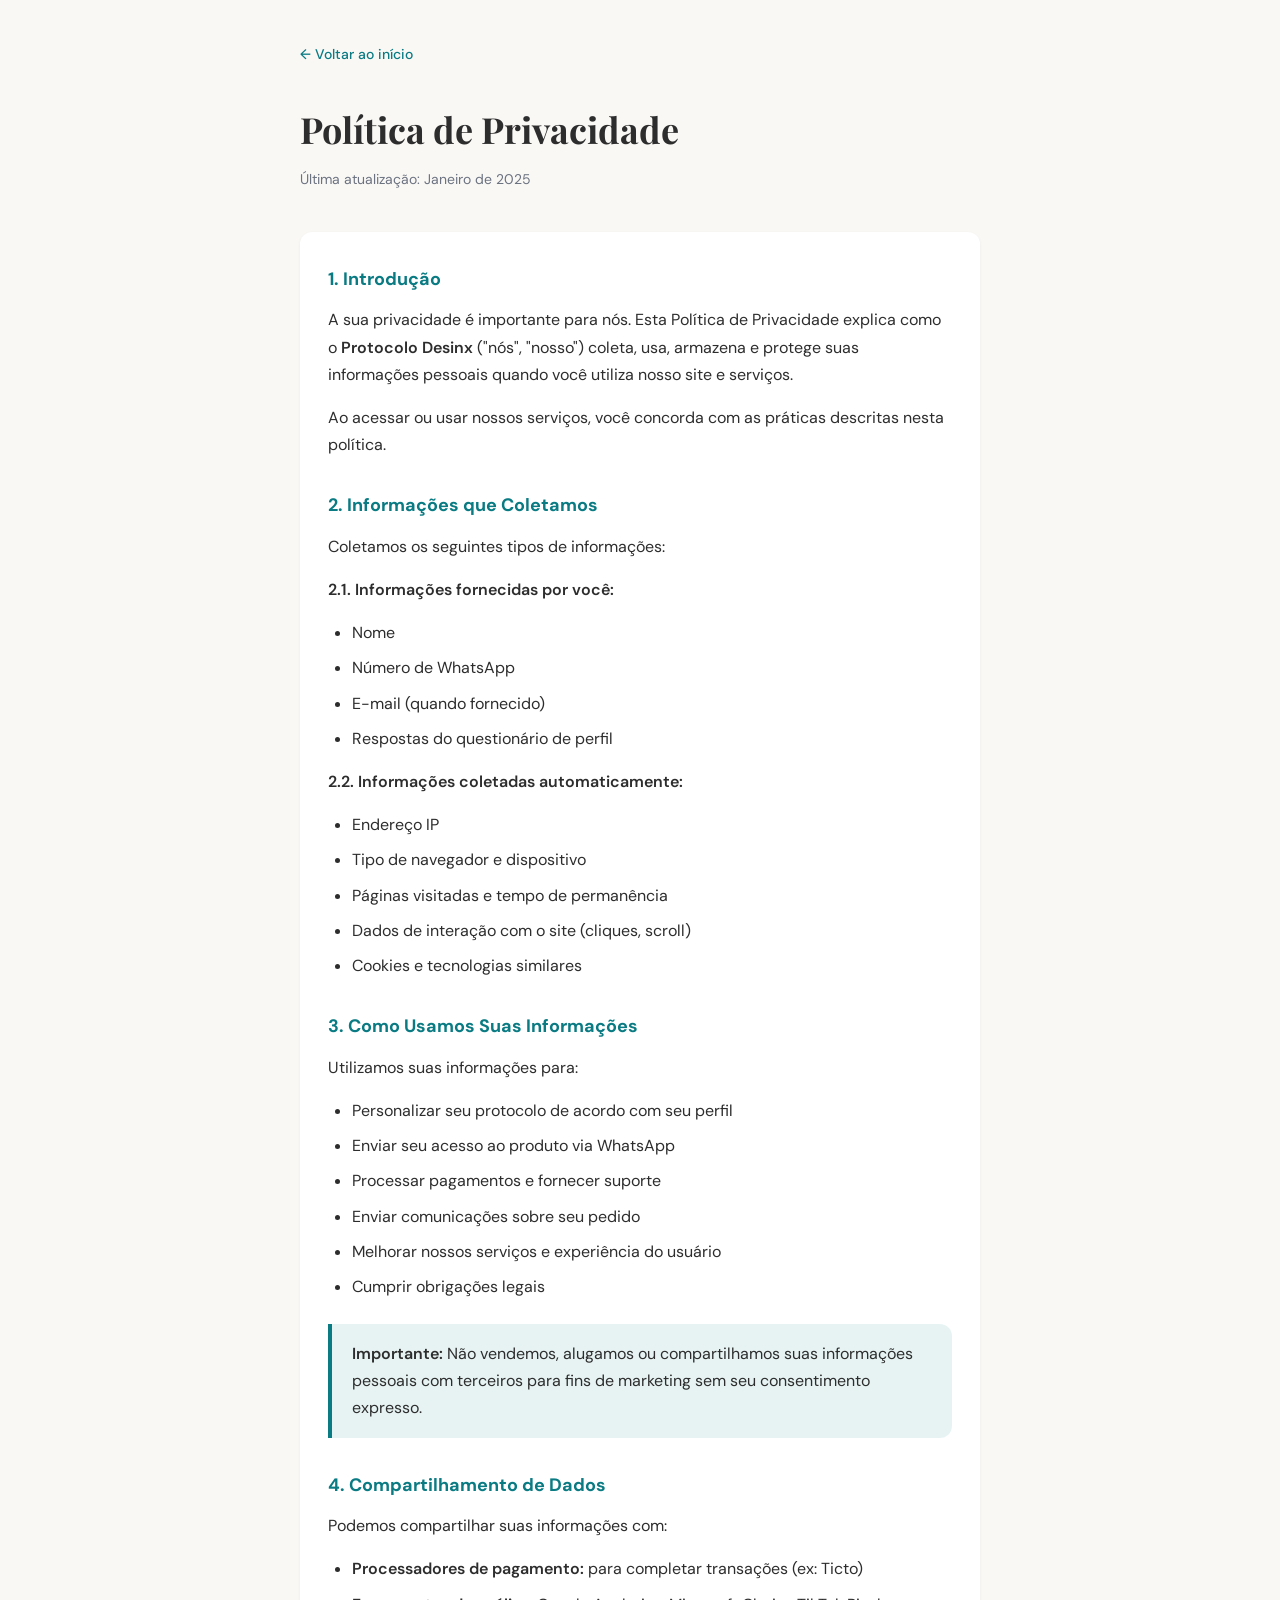
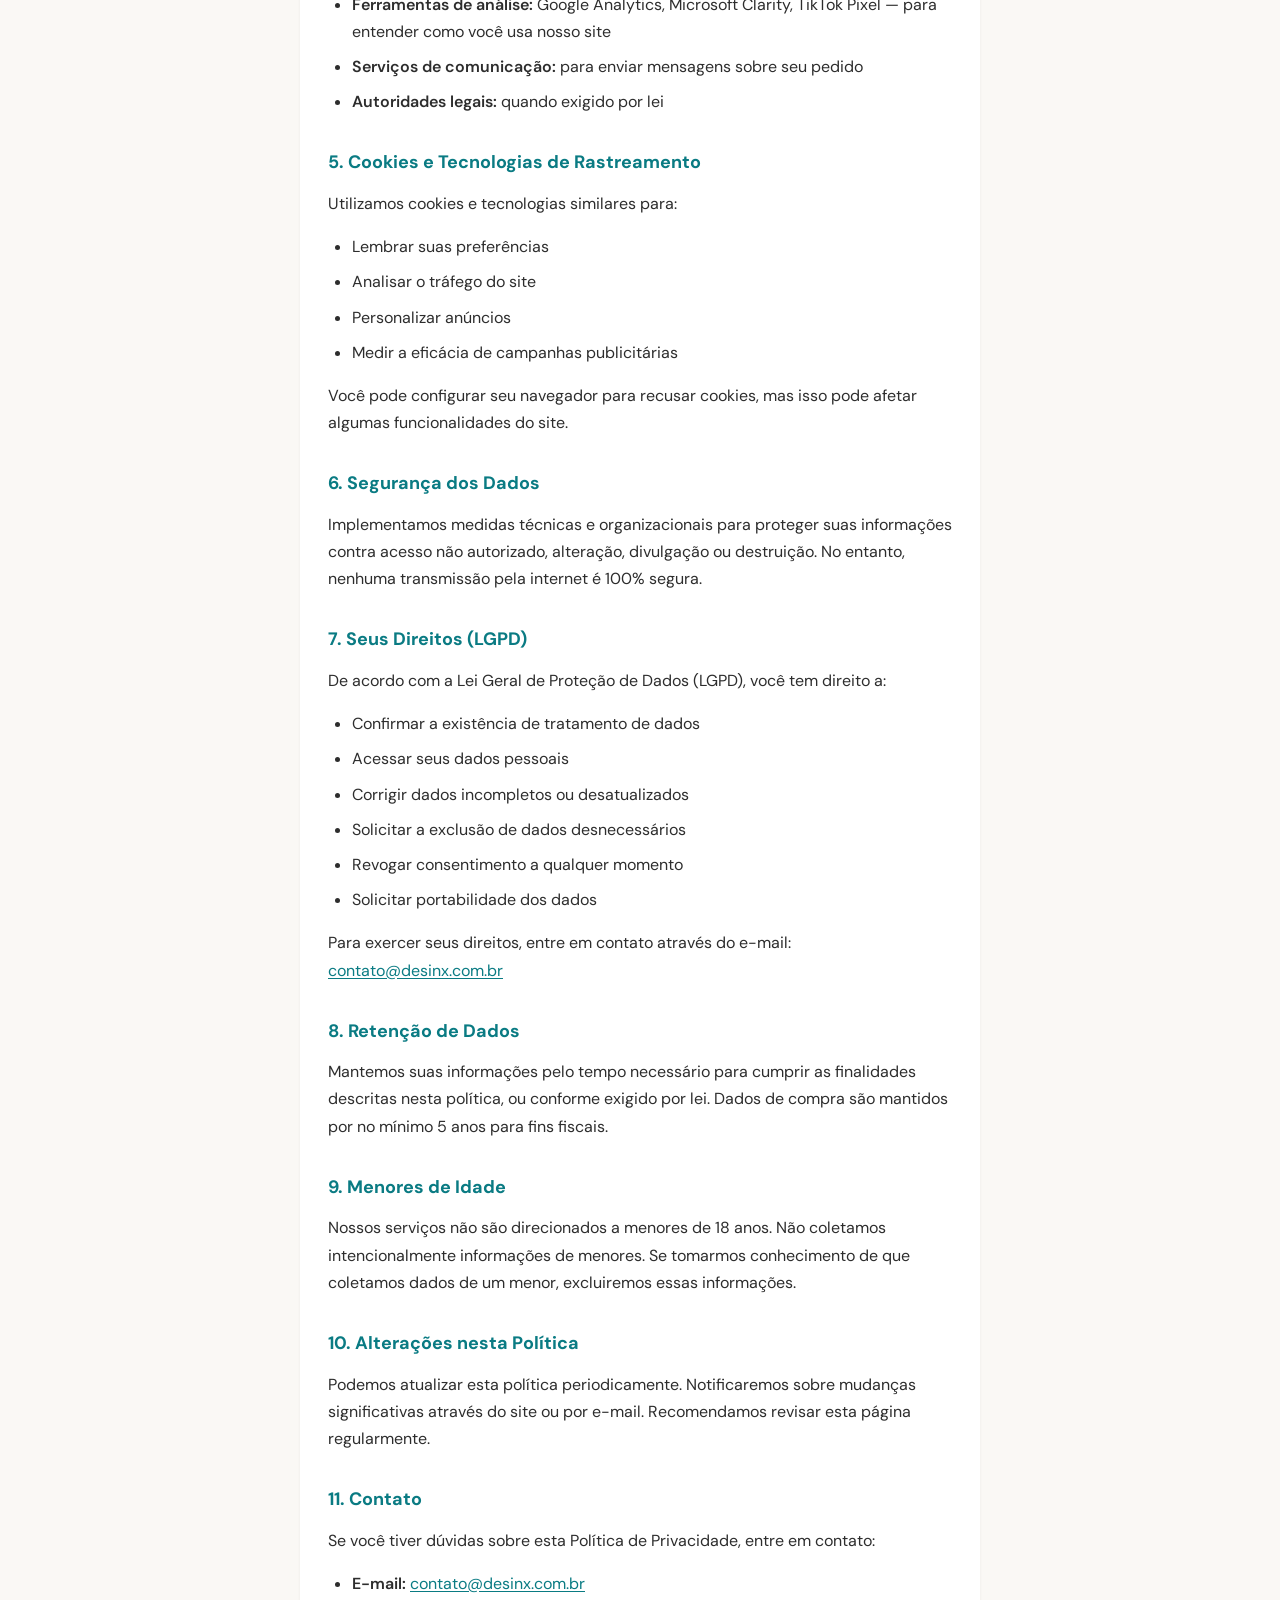
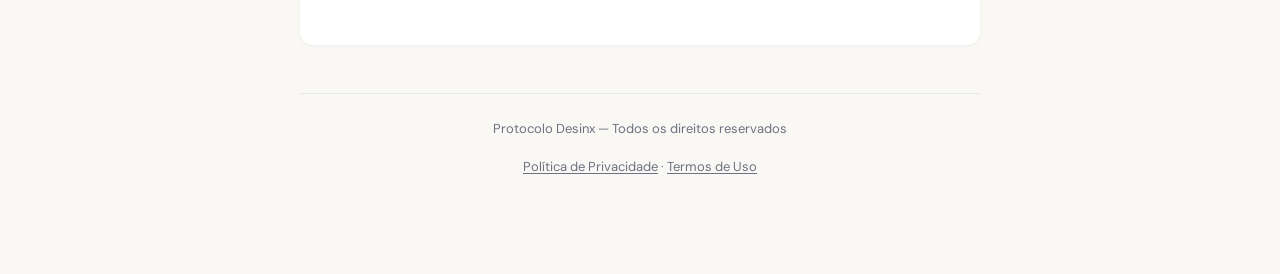
<file: politica.html>
<!DOCTYPE html>
<html lang="pt-BR">
<head>
  <meta charset="UTF-8">
  <meta name="viewport" content="width=device-width, initial-scale=1.0">
  <title>Política de Privacidade — Protocolo Desinx</title>
  <meta name="description" content="Política de Privacidade do Protocolo Desinx. Saiba como coletamos, usamos e protegemos seus dados.">

  <!-- Fonts -->
  <link rel="preconnect" href="https://fonts.googleapis.com">
  <link rel="preconnect" href="https://fonts.gstatic.com" crossorigin>
  <link rel="preload" href="https://fonts.googleapis.com/css2?family=DM+Sans:wght@400;500;600;700&display=swap" as="style" onload="this.onload=null;this.rel='stylesheet'">
  <link rel="preload" href="https://fonts.googleapis.com/css2?family=Playfair+Display:wght@700&display=swap" as="style" onload="this.onload=null;this.rel='stylesheet'">
  <noscript>
    <link rel="stylesheet" href="https://fonts.googleapis.com/css2?family=DM+Sans:wght@400;500;600;700&display=swap">
    <link rel="stylesheet" href="https://fonts.googleapis.com/css2?family=Playfair+Display:wght@700&display=swap">
  </noscript>

  <style>*,*::before,*::after{box-sizing:border-box;margin:0;padding:0}:root{--primary:#0A7B83;--primary-light:#0a7b8318;--accent:#17B8A2;--bg:#FAF8F5;--bg-card:#FFFFFF;--text:#2D2D2D;--text-light:#6B7280;--radius:12px;--shadow-sm:0 1px 3px rgba(0,0,0,0.06);--font-body:'DM Sans',system-ui,sans-serif;--font-display:'Playfair Display',Georgia,serif}html{scroll-behavior:smooth}body{font-family:var(--font-body);background:var(--bg);color:var(--text);line-height:1.7;-webkit-font-smoothing:antialiased}.container{max-width:720px;margin:0 auto;padding:40px 20px 80px}.back-link{display:inline-flex;align-items:center;gap:6px;color:var(--primary);text-decoration:none;font-size:14px;font-weight:500;margin-bottom:32px;transition:opacity 0.2s}.back-link:hover{opacity:0.7}h1{font-family:var(--font-display);font-size:clamp(28px,5vw,36px);font-weight:700;color:var(--text);margin-bottom:8px}.last-update{font-size:14px;color:var(--text-light);margin-bottom:40px}.content{background:var(--bg-card);border-radius:var(--radius);padding:32px 28px;box-shadow:var(--shadow-sm)}h2{font-size:18px;font-weight:700;color:var(--primary);margin-top:32px;margin-bottom:12px}h2:first-child{margin-top:0}p{margin-bottom:16px}ul,ol{margin-bottom:16px;padding-left:24px}li{margin-bottom:8px}strong{font-weight:600}a{color:var(--primary);text-decoration:underline;text-underline-offset:2px}a:hover{text-decoration:none}.highlight-box{background:var(--primary-light);border-left:4px solid var(--primary);padding:16px 20px;border-radius:0 var(--radius) var(--radius) 0;margin:24px 0}.footer-legal{margin-top:48px;padding-top:24px;border-top:1px solid #E5E7EB;text-align:center;font-size:13px;color:var(--text-light)}.footer-legal a{color:var(--text-light)}@media (max-width:640px){.container{padding:24px 16px 60px}.content{padding:24px 20px}}</style>
</head>
<body>

  <div class="container">

    <a href="index.html" class="back-link">← Voltar ao início</a>

    <h1>Política de Privacidade</h1>
    <p class="last-update">Última atualização: Janeiro de 2025</p>

    <div class="content">

      <h2>1. Introdução</h2>
      <p>A sua privacidade é importante para nós. Esta Política de Privacidade explica como o <strong>Protocolo Desinx</strong> ("nós", "nosso") coleta, usa, armazena e protege suas informações pessoais quando você utiliza nosso site e serviços.</p>
      <p>Ao acessar ou usar nossos serviços, você concorda com as práticas descritas nesta política.</p>

      <h2>2. Informações que Coletamos</h2>
      <p>Coletamos os seguintes tipos de informações:</p>
      
      <p><strong>2.1. Informações fornecidas por você:</strong></p>
      <ul>
        <li>Nome</li>
        <li>Número de WhatsApp</li>
        <li>E-mail (quando fornecido)</li>
        <li>Respostas do questionário de perfil</li>
      </ul>

      <p><strong>2.2. Informações coletadas automaticamente:</strong></p>
      <ul>
        <li>Endereço IP</li>
        <li>Tipo de navegador e dispositivo</li>
        <li>Páginas visitadas e tempo de permanência</li>
        <li>Dados de interação com o site (cliques, scroll)</li>
        <li>Cookies e tecnologias similares</li>
      </ul>

      <h2>3. Como Usamos Suas Informações</h2>
      <p>Utilizamos suas informações para:</p>
      <ul>
        <li>Personalizar seu protocolo de acordo com seu perfil</li>
        <li>Enviar seu acesso ao produto via WhatsApp</li>
        <li>Processar pagamentos e fornecer suporte</li>
        <li>Enviar comunicações sobre seu pedido</li>
        <li>Melhorar nossos serviços e experiência do usuário</li>
        <li>Cumprir obrigações legais</li>
      </ul>

      <div class="highlight-box">
        <strong>Importante:</strong> Não vendemos, alugamos ou compartilhamos suas informações pessoais com terceiros para fins de marketing sem seu consentimento expresso.
      </div>

      <h2>4. Compartilhamento de Dados</h2>
      <p>Podemos compartilhar suas informações com:</p>
      <ul>
        <li><strong>Processadores de pagamento:</strong> para completar transações (ex: Ticto)</li>
        <li><strong>Ferramentas de análise:</strong> Google Analytics, Microsoft Clarity, TikTok Pixel — para entender como você usa nosso site</li>
        <li><strong>Serviços de comunicação:</strong> para enviar mensagens sobre seu pedido</li>
        <li><strong>Autoridades legais:</strong> quando exigido por lei</li>
      </ul>

      <h2>5. Cookies e Tecnologias de Rastreamento</h2>
      <p>Utilizamos cookies e tecnologias similares para:</p>
      <ul>
        <li>Lembrar suas preferências</li>
        <li>Analisar o tráfego do site</li>
        <li>Personalizar anúncios</li>
        <li>Medir a eficácia de campanhas publicitárias</li>
      </ul>
      <p>Você pode configurar seu navegador para recusar cookies, mas isso pode afetar algumas funcionalidades do site.</p>

      <h2>6. Segurança dos Dados</h2>
      <p>Implementamos medidas técnicas e organizacionais para proteger suas informações contra acesso não autorizado, alteração, divulgação ou destruição. No entanto, nenhuma transmissão pela internet é 100% segura.</p>

      <h2>7. Seus Direitos (LGPD)</h2>
      <p>De acordo com a Lei Geral de Proteção de Dados (LGPD), você tem direito a:</p>
      <ul>
        <li>Confirmar a existência de tratamento de dados</li>
        <li>Acessar seus dados pessoais</li>
        <li>Corrigir dados incompletos ou desatualizados</li>
        <li>Solicitar a exclusão de dados desnecessários</li>
        <li>Revogar consentimento a qualquer momento</li>
        <li>Solicitar portabilidade dos dados</li>
      </ul>
      <p>Para exercer seus direitos, entre em contato através do e-mail: <a href="mailto:contato@desinx.com.br">contato@desinx.com.br</a></p>

      <h2>8. Retenção de Dados</h2>
      <p>Mantemos suas informações pelo tempo necessário para cumprir as finalidades descritas nesta política, ou conforme exigido por lei. Dados de compra são mantidos por no mínimo 5 anos para fins fiscais.</p>

      <h2>9. Menores de Idade</h2>
      <p>Nossos serviços não são direcionados a menores de 18 anos. Não coletamos intencionalmente informações de menores. Se tomarmos conhecimento de que coletamos dados de um menor, excluiremos essas informações.</p>

      <h2>10. Alterações nesta Política</h2>
      <p>Podemos atualizar esta política periodicamente. Notificaremos sobre mudanças significativas através do site ou por e-mail. Recomendamos revisar esta página regularmente.</p>

      <h2>11. Contato</h2>
      <p>Se você tiver dúvidas sobre esta Política de Privacidade, entre em contato:</p>
      <ul>
        <li><strong>E-mail:</strong> <a href="mailto:contato@desinx.com.br">contato@desinx.com.br</a></li>
      </ul>

    </div>

    <div class="footer-legal">
      <p>Protocolo Desinx — Todos os direitos reservados</p>
      <p style="margin-top: 8px;">
        <a href="politica.html">Política de Privacidade</a> · 
        <a href="termos.html">Termos de Uso</a>
      </p>
    </div>

  </div>

</body>
</html>
</file>
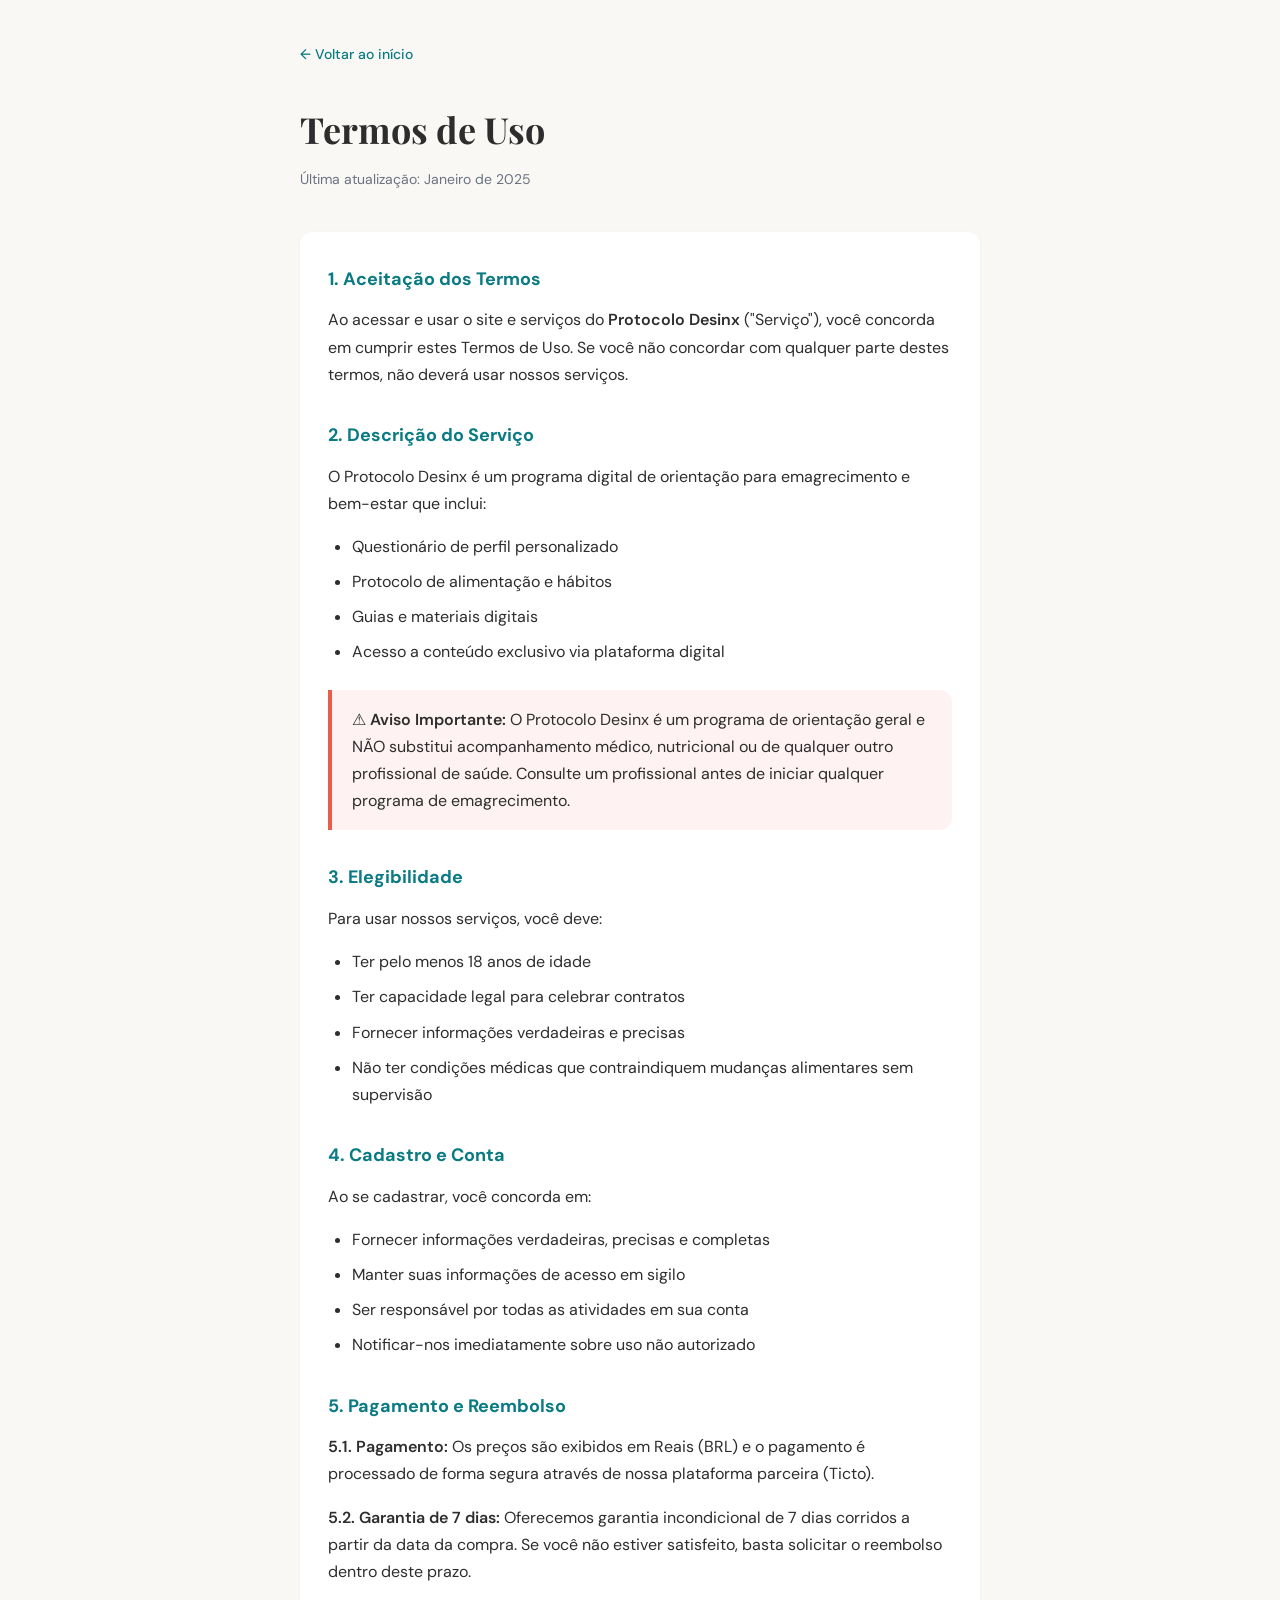
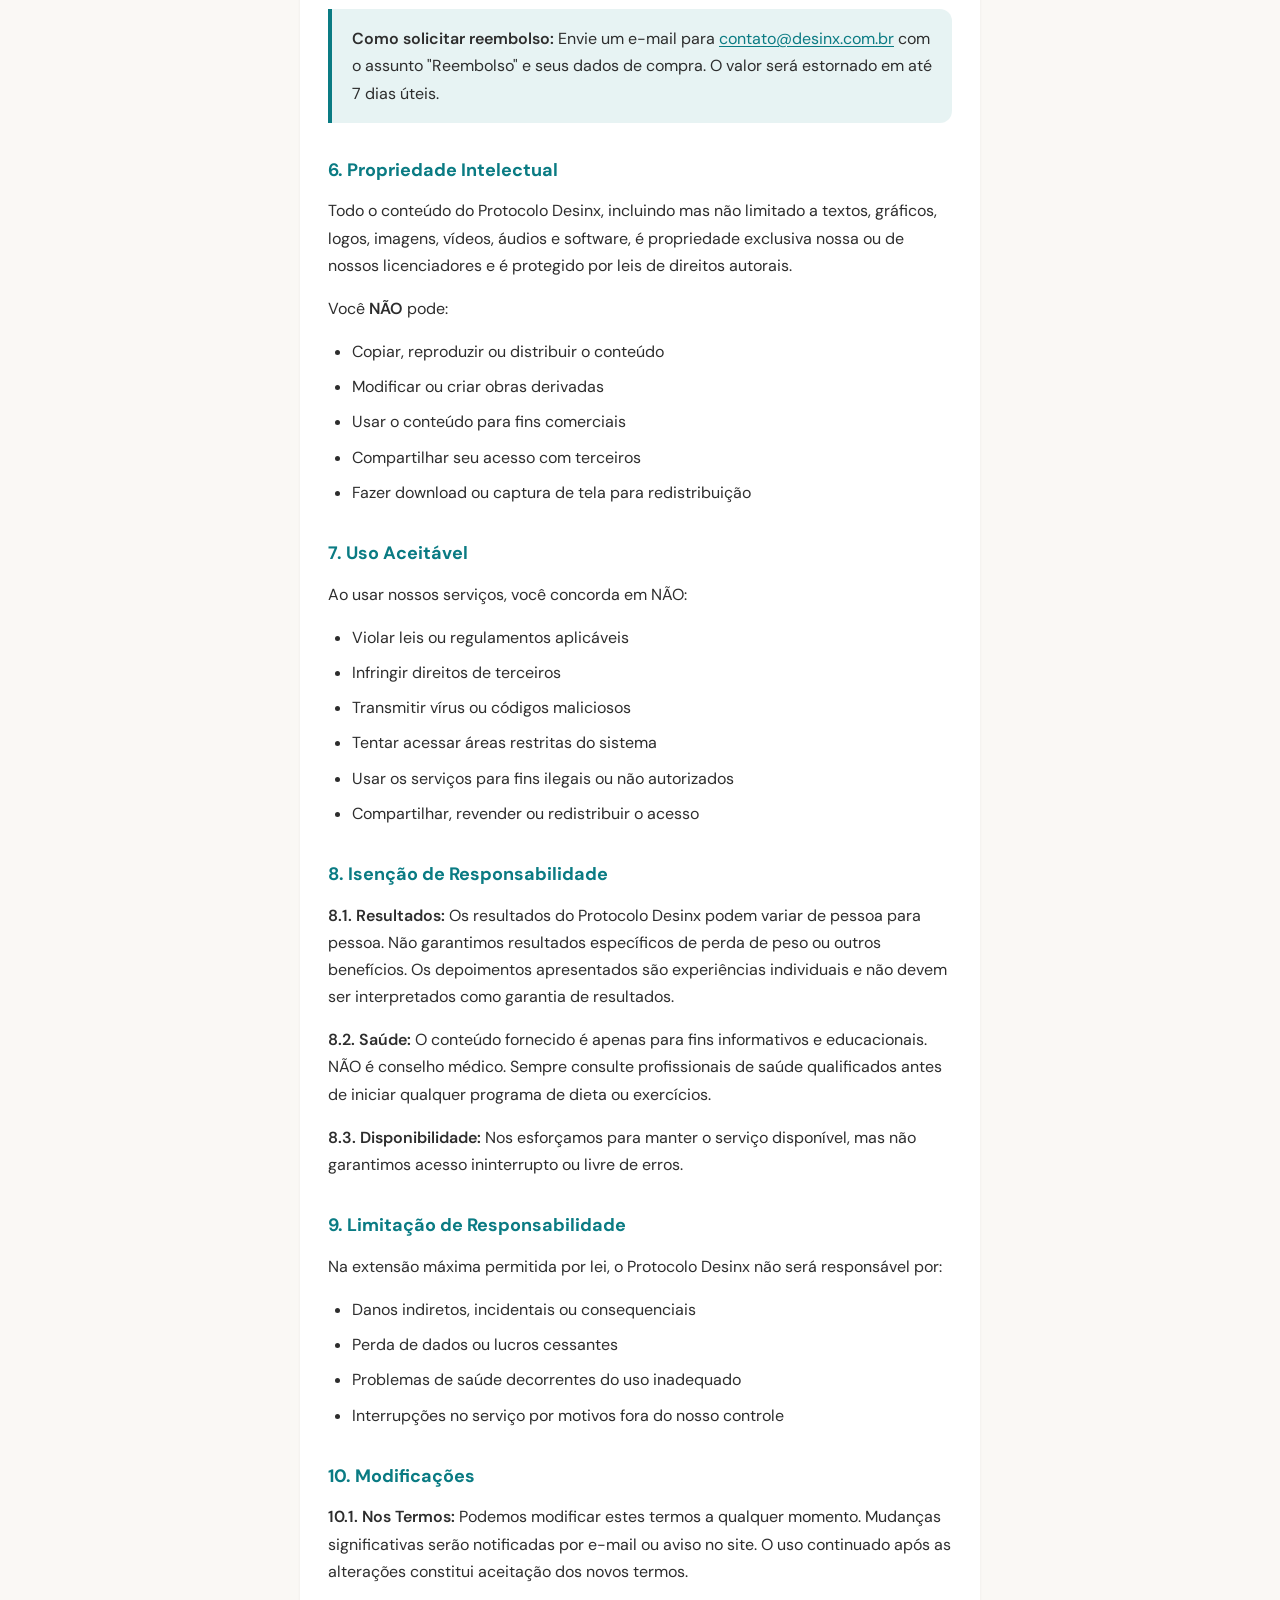
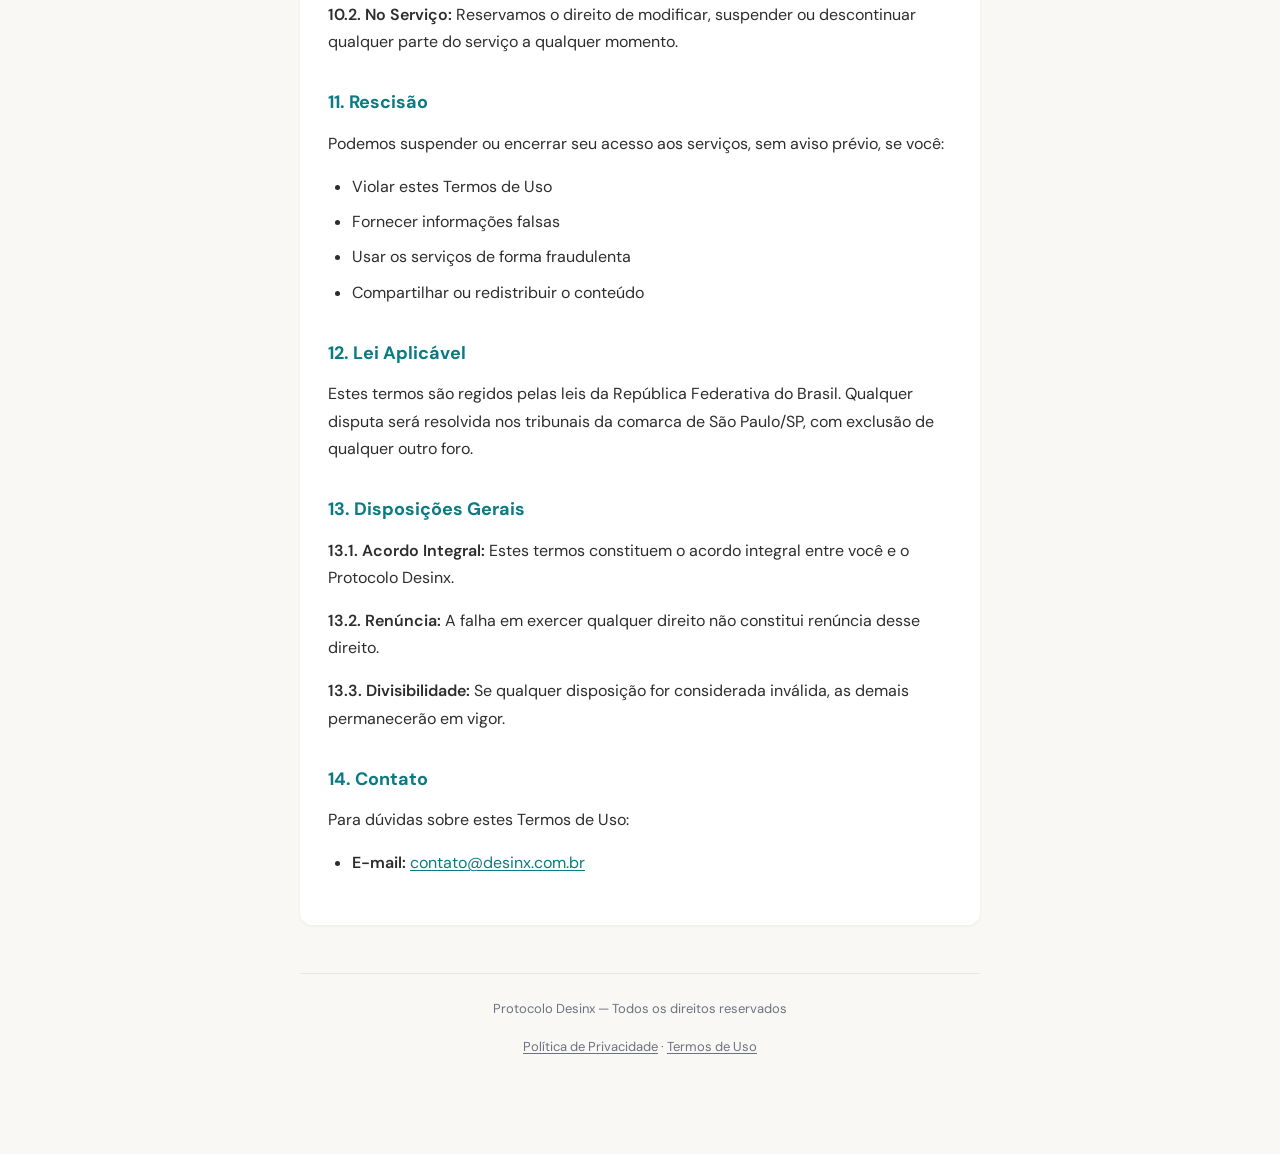
<file: termos.html>
<!DOCTYPE html>
<html lang="pt-BR">
<head>
  <meta charset="UTF-8">
  <meta name="viewport" content="width=device-width, initial-scale=1.0">
  <title>Termos de Uso — Protocolo Desinx</title>
  <meta name="description" content="Termos de Uso do Protocolo Desinx. Leia as condições de uso dos nossos serviços.">

  <!-- Fonts -->
  <link rel="preconnect" href="https://fonts.googleapis.com">
  <link rel="preconnect" href="https://fonts.gstatic.com" crossorigin>
  <link rel="preload" href="https://fonts.googleapis.com/css2?family=DM+Sans:wght@400;500;600;700&display=swap" as="style" onload="this.onload=null;this.rel='stylesheet'">
  <link rel="preload" href="https://fonts.googleapis.com/css2?family=Playfair+Display:wght@700&display=swap" as="style" onload="this.onload=null;this.rel='stylesheet'">
  <noscript>
    <link rel="stylesheet" href="https://fonts.googleapis.com/css2?family=DM+Sans:wght@400;500;600;700&display=swap">
    <link rel="stylesheet" href="https://fonts.googleapis.com/css2?family=Playfair+Display:wght@700&display=swap">
  </noscript>

  <style>*,*::before,*::after{box-sizing:border-box;margin:0;padding:0}:root{--primary:#0A7B83;--primary-light:#0a7b8318;--accent:#17B8A2;--bg:#FAF8F5;--bg-card:#FFFFFF;--text:#2D2D2D;--text-light:#6B7280;--coral:#E85D4A;--radius:12px;--shadow-sm:0 1px 3px rgba(0,0,0,0.06);--font-body:'DM Sans',system-ui,sans-serif;--font-display:'Playfair Display',Georgia,serif}html{scroll-behavior:smooth}body{font-family:var(--font-body);background:var(--bg);color:var(--text);line-height:1.7;-webkit-font-smoothing:antialiased}.container{max-width:720px;margin:0 auto;padding:40px 20px 80px}.back-link{display:inline-flex;align-items:center;gap:6px;color:var(--primary);text-decoration:none;font-size:14px;font-weight:500;margin-bottom:32px;transition:opacity 0.2s}.back-link:hover{opacity:0.7}h1{font-family:var(--font-display);font-size:clamp(28px,5vw,36px);font-weight:700;color:var(--text);margin-bottom:8px}.last-update{font-size:14px;color:var(--text-light);margin-bottom:40px}.content{background:var(--bg-card);border-radius:var(--radius);padding:32px 28px;box-shadow:var(--shadow-sm)}h2{font-size:18px;font-weight:700;color:var(--primary);margin-top:32px;margin-bottom:12px}h2:first-child{margin-top:0}p{margin-bottom:16px}ul,ol{margin-bottom:16px;padding-left:24px}li{margin-bottom:8px}strong{font-weight:600}a{color:var(--primary);text-decoration:underline;text-underline-offset:2px}a:hover{text-decoration:none}.highlight-box{background:var(--primary-light);border-left:4px solid var(--primary);padding:16px 20px;border-radius:0 var(--radius) var(--radius) 0;margin:24px 0}.warning-box{background:#fef2f2;border-left:4px solid var(--coral);padding:16px 20px;border-radius:0 var(--radius) var(--radius) 0;margin:24px 0}.footer-legal{margin-top:48px;padding-top:24px;border-top:1px solid #E5E7EB;text-align:center;font-size:13px;color:var(--text-light)}.footer-legal a{color:var(--text-light)}@media (max-width:640px){.container{padding:24px 16px 60px}.content{padding:24px 20px}}</style>
</head>
<body>

  <div class="container">

    <a href="index.html" class="back-link">← Voltar ao início</a>

    <h1>Termos de Uso</h1>
    <p class="last-update">Última atualização: Janeiro de 2025</p>

    <div class="content">

      <h2>1. Aceitação dos Termos</h2>
      <p>Ao acessar e usar o site e serviços do <strong>Protocolo Desinx</strong> ("Serviço"), você concorda em cumprir estes Termos de Uso. Se você não concordar com qualquer parte destes termos, não deverá usar nossos serviços.</p>

      <h2>2. Descrição do Serviço</h2>
      <p>O Protocolo Desinx é um programa digital de orientação para emagrecimento e bem-estar que inclui:</p>
      <ul>
        <li>Questionário de perfil personalizado</li>
        <li>Protocolo de alimentação e hábitos</li>
        <li>Guias e materiais digitais</li>
        <li>Acesso a conteúdo exclusivo via plataforma digital</li>
      </ul>

      <div class="warning-box">
        <strong>⚠️ Aviso Importante:</strong> O Protocolo Desinx é um programa de orientação geral e NÃO substitui acompanhamento médico, nutricional ou de qualquer outro profissional de saúde. Consulte um profissional antes de iniciar qualquer programa de emagrecimento.
      </div>

      <h2>3. Elegibilidade</h2>
      <p>Para usar nossos serviços, você deve:</p>
      <ul>
        <li>Ter pelo menos 18 anos de idade</li>
        <li>Ter capacidade legal para celebrar contratos</li>
        <li>Fornecer informações verdadeiras e precisas</li>
        <li>Não ter condições médicas que contraindiquem mudanças alimentares sem supervisão</li>
      </ul>

      <h2>4. Cadastro e Conta</h2>
      <p>Ao se cadastrar, você concorda em:</p>
      <ul>
        <li>Fornecer informações verdadeiras, precisas e completas</li>
        <li>Manter suas informações de acesso em sigilo</li>
        <li>Ser responsável por todas as atividades em sua conta</li>
        <li>Notificar-nos imediatamente sobre uso não autorizado</li>
      </ul>

      <h2>5. Pagamento e Reembolso</h2>
      <p><strong>5.1. Pagamento:</strong> Os preços são exibidos em Reais (BRL) e o pagamento é processado de forma segura através de nossa plataforma parceira (Ticto).</p>
      
      <p><strong>5.2. Garantia de 7 dias:</strong> Oferecemos garantia incondicional de 7 dias corridos a partir da data da compra. Se você não estiver satisfeito, basta solicitar o reembolso dentro deste prazo.</p>

      <div class="highlight-box">
        <strong>Como solicitar reembolso:</strong> Envie um e-mail para <a href="mailto:contato@desinx.com.br">contato@desinx.com.br</a> com o assunto "Reembolso" e seus dados de compra. O valor será estornado em até 7 dias úteis.
      </div>

      <h2>6. Propriedade Intelectual</h2>
      <p>Todo o conteúdo do Protocolo Desinx, incluindo mas não limitado a textos, gráficos, logos, imagens, vídeos, áudios e software, é propriedade exclusiva nossa ou de nossos licenciadores e é protegido por leis de direitos autorais.</p>
      <p>Você <strong>NÃO</strong> pode:</p>
      <ul>
        <li>Copiar, reproduzir ou distribuir o conteúdo</li>
        <li>Modificar ou criar obras derivadas</li>
        <li>Usar o conteúdo para fins comerciais</li>
        <li>Compartilhar seu acesso com terceiros</li>
        <li>Fazer download ou captura de tela para redistribuição</li>
      </ul>

      <h2>7. Uso Aceitável</h2>
      <p>Ao usar nossos serviços, você concorda em NÃO:</p>
      <ul>
        <li>Violar leis ou regulamentos aplicáveis</li>
        <li>Infringir direitos de terceiros</li>
        <li>Transmitir vírus ou códigos maliciosos</li>
        <li>Tentar acessar áreas restritas do sistema</li>
        <li>Usar os serviços para fins ilegais ou não autorizados</li>
        <li>Compartilhar, revender ou redistribuir o acesso</li>
      </ul>

      <h2>8. Isenção de Responsabilidade</h2>
      <p><strong>8.1. Resultados:</strong> Os resultados do Protocolo Desinx podem variar de pessoa para pessoa. Não garantimos resultados específicos de perda de peso ou outros benefícios. Os depoimentos apresentados são experiências individuais e não devem ser interpretados como garantia de resultados.</p>
      
      <p><strong>8.2. Saúde:</strong> O conteúdo fornecido é apenas para fins informativos e educacionais. NÃO é conselho médico. Sempre consulte profissionais de saúde qualificados antes de iniciar qualquer programa de dieta ou exercícios.</p>
      
      <p><strong>8.3. Disponibilidade:</strong> Nos esforçamos para manter o serviço disponível, mas não garantimos acesso ininterrupto ou livre de erros.</p>

      <h2>9. Limitação de Responsabilidade</h2>
      <p>Na extensão máxima permitida por lei, o Protocolo Desinx não será responsável por:</p>
      <ul>
        <li>Danos indiretos, incidentais ou consequenciais</li>
        <li>Perda de dados ou lucros cessantes</li>
        <li>Problemas de saúde decorrentes do uso inadequado</li>
        <li>Interrupções no serviço por motivos fora do nosso controle</li>
      </ul>

      <h2>10. Modificações</h2>
      <p><strong>10.1. Nos Termos:</strong> Podemos modificar estes termos a qualquer momento. Mudanças significativas serão notificadas por e-mail ou aviso no site. O uso continuado após as alterações constitui aceitação dos novos termos.</p>
      
      <p><strong>10.2. No Serviço:</strong> Reservamos o direito de modificar, suspender ou descontinuar qualquer parte do serviço a qualquer momento.</p>

      <h2>11. Rescisão</h2>
      <p>Podemos suspender ou encerrar seu acesso aos serviços, sem aviso prévio, se você:</p>
      <ul>
        <li>Violar estes Termos de Uso</li>
        <li>Fornecer informações falsas</li>
        <li>Usar os serviços de forma fraudulenta</li>
        <li>Compartilhar ou redistribuir o conteúdo</li>
      </ul>

      <h2>12. Lei Aplicável</h2>
      <p>Estes termos são regidos pelas leis da República Federativa do Brasil. Qualquer disputa será resolvida nos tribunais da comarca de São Paulo/SP, com exclusão de qualquer outro foro.</p>

      <h2>13. Disposições Gerais</h2>
      <p><strong>13.1. Acordo Integral:</strong> Estes termos constituem o acordo integral entre você e o Protocolo Desinx.</p>
      
      <p><strong>13.2. Renúncia:</strong> A falha em exercer qualquer direito não constitui renúncia desse direito.</p>
      
      <p><strong>13.3. Divisibilidade:</strong> Se qualquer disposição for considerada inválida, as demais permanecerão em vigor.</p>

      <h2>14. Contato</h2>
      <p>Para dúvidas sobre estes Termos de Uso:</p>
      <ul>
        <li><strong>E-mail:</strong> <a href="mailto:contato@desinx.com.br">contato@desinx.com.br</a></li>
      </ul>

    </div>

    <div class="footer-legal">
      <p>Protocolo Desinx — Todos os direitos reservados</p>
      <p style="margin-top: 8px;">
        <a href="politica.html">Política de Privacidade</a> · 
        <a href="termos.html">Termos de Uso</a>
      </p>
    </div>

  </div>

</body>
</html>
</file>
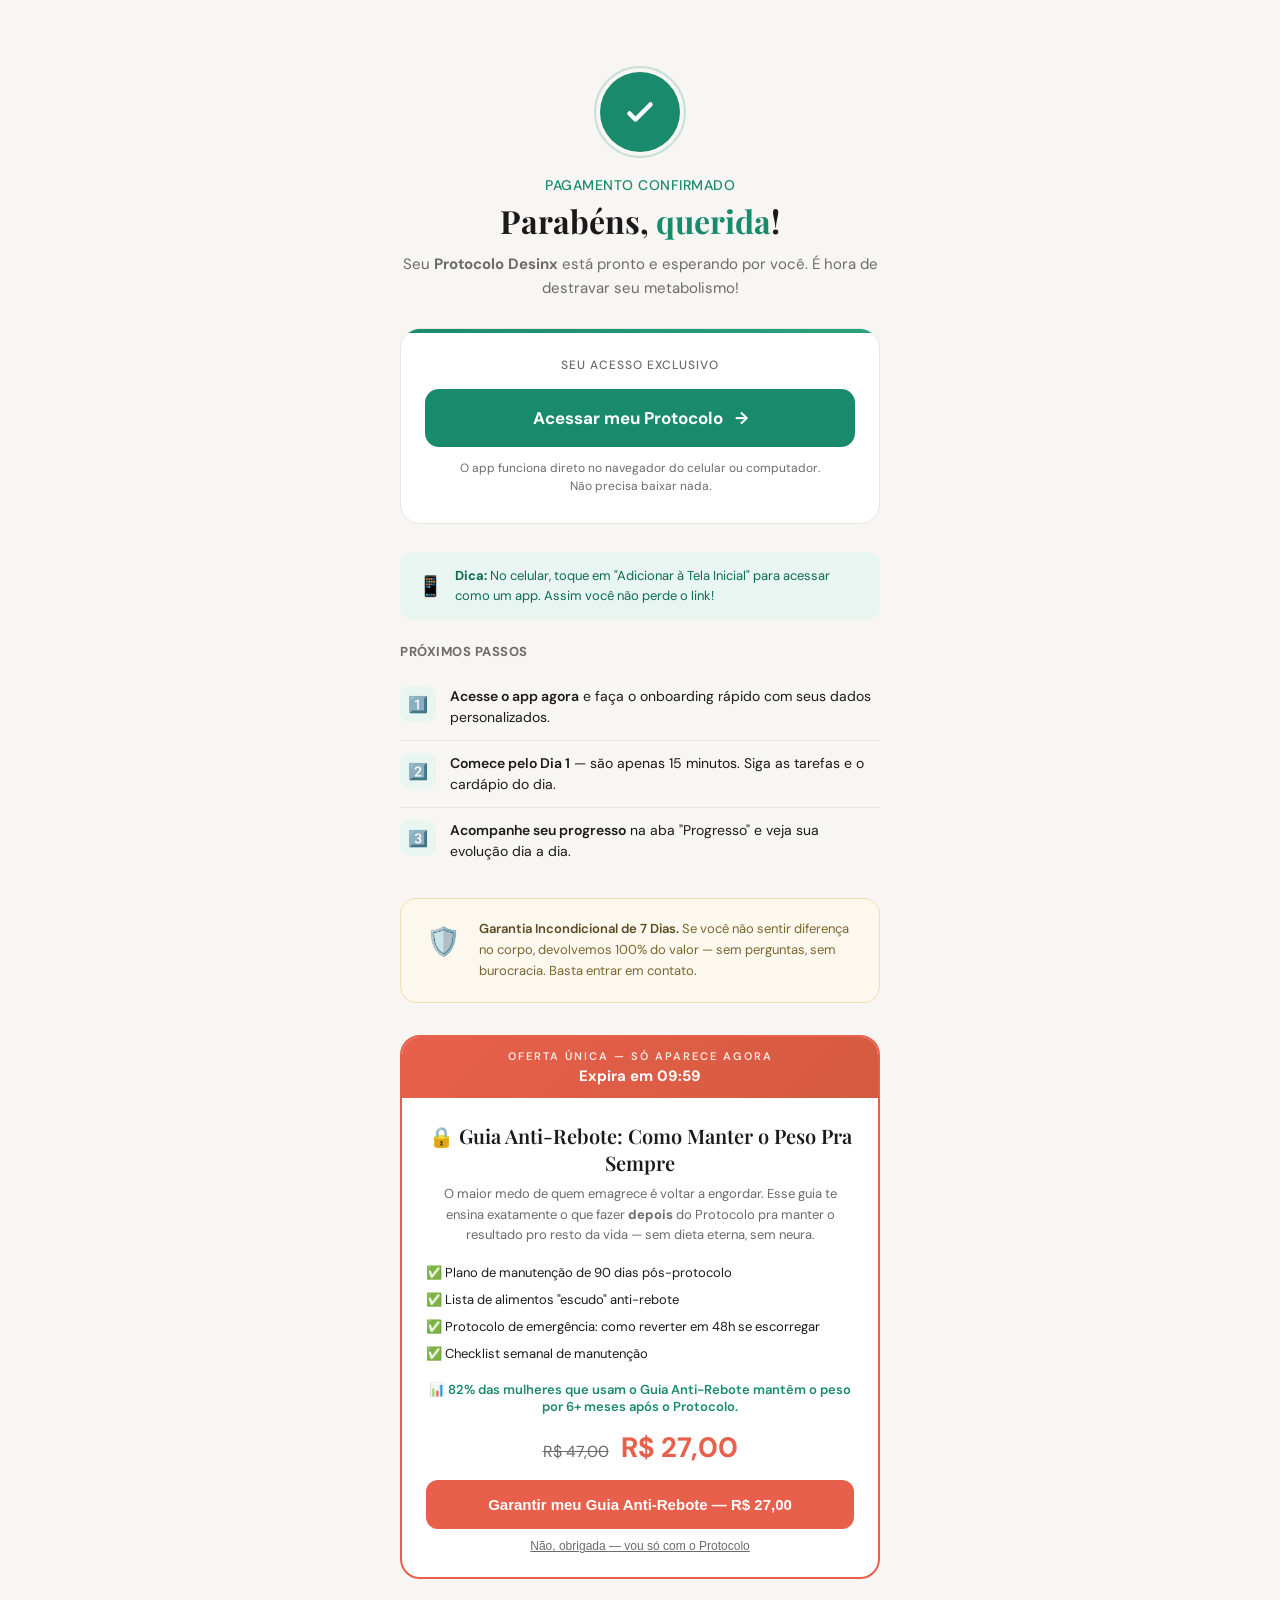
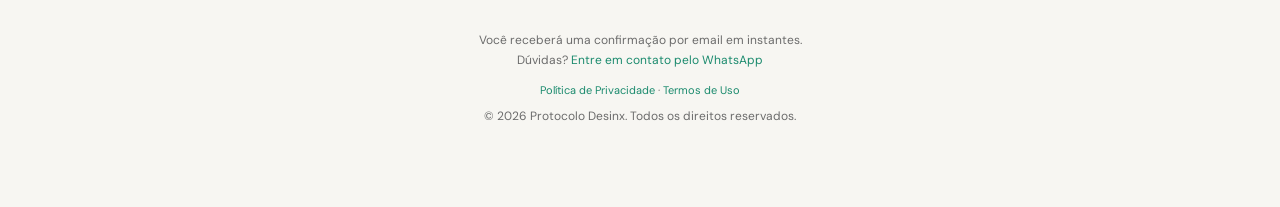
<file: thank-you.html>
<!DOCTYPE html>
<html lang="pt-BR">
<head>
<meta charset="UTF-8">
<meta name="viewport" content="width=device-width, initial-scale=1.0">
<title>Parabéns! Seu Protocolo Desinx está pronto</title>
<link rel="preconnect" href="https://fonts.googleapis.com">
<link rel="preconnect" href="https://fonts.gstatic.com" crossorigin>
<link rel="preload" href="https://fonts.googleapis.com/css2?family=DM+Sans:wght@400;500;700&family=Playfair+Display:wght@600;700&display=swap" as="style" onload="this.onload=null;this.rel='stylesheet'">
<noscript><link rel="stylesheet" href="https://fonts.googleapis.com/css2?family=DM+Sans:wght@400;500;700&family=Playfair+Display:wght@600;700&display=swap"></noscript>
<style>*{margin:0;padding:0;box-sizing:border-box}:root{--green:#1a8a6d;--green-dark:#0d6b54;--green-light:#e8f5f0;--green-glow:#2ba17e;--bg:#f7f6f2;--card:#fff;--text:#1a1a1a;--muted:#6b6b6b;--border:#e8e6e0;--gold:#d4a853;--gold-bg:#fdf8ee;--gold-border:#f0ddb0;--coral:#e8604c;--coral-bg:#fdf0ed}body{font-family:'DM Sans',sans-serif;background:var(--bg);color:var(--text);min-height:100vh;overflow-x:hidden}.confetti-container{position:fixed;top:0;left:0;width:100%;height:100%;pointer-events:none;z-index:100;overflow:hidden}.confetti{position:absolute;width:10px;height:10px;top:-10px;opacity:0;animation:confettiFall 3s ease-out forwards}@keyframes confettiFall{0%{opacity:1;transform:translateY(0) rotate(0deg) scale(1)}100%{opacity:0;transform:translateY(100vh) rotate(720deg) scale(0.3)}}.success-check{width:80px;height:80px;border-radius:50%;background:var(--green);display:flex;align-items:center;justify-content:center;margin:0 auto 24px;animation:scaleIn 0.5s cubic-bezier(0.34,1.56,0.64,1) 0.3s both;position:relative}.success-check::after{content:'';position:absolute;inset:-6px;border-radius:50%;border:2px solid var(--green);opacity:0.2;animation:ringPulse 2s ease-out 0.8s infinite}@keyframes scaleIn{from{transform:scale(0);opacity:0}to{transform:scale(1);opacity:1}}@keyframes ringPulse{0%{transform:scale(1);opacity:0.2}100%{transform:scale(1.4);opacity:0}}.success-check svg{width:36px;height:36px;stroke:#fff;stroke-width:3;fill:none;stroke-linecap:round;stroke-linejoin:round}.success-check svg path{stroke-dasharray:30;stroke-dashoffset:30;animation:drawCheck 0.4s ease-out 0.7s forwards}@keyframes drawCheck{to{stroke-dashoffset:0}}.container{max-width:520px;margin:0 auto;padding:32px 20px 60px}.hero{text-align:center;padding:40px 0 0;animation:fadeUp 0.6s ease-out 0.2s both}@keyframes fadeUp{from{opacity:0;transform:translateY(20px)}to{opacity:1;transform:translateY(0)}}.greeting{font-size:14px;color:var(--green);font-weight:500;letter-spacing:0.5px;text-transform:uppercase;margin:0 0 8px;animation:fadeUp 0.6s ease-out 0.5s both}.title{font-family:'Playfair Display',serif;font-size:32px;font-weight:700;line-height:1.2;margin:0 0 12px;animation:fadeUp 0.6s ease-out 0.6s both}.title span{color:var(--green)}.subtitle{font-size:15px;color:var(--muted);line-height:1.6;animation:fadeUp 0.6s ease-out 0.7s both}.cta-card{background:var(--card);border-radius:20px;border:1px solid var(--border);padding:28px 24px;margin:28px 0;text-align:center;animation:fadeUp 0.6s ease-out 0.8s both;position:relative;overflow:hidden}.cta-card::before{content:'';position:absolute;top:0;left:0;right:0;height:4px;background:linear-gradient(90deg,var(--green),var(--green-glow))}.cta-label{font-size:12px;color:var(--muted);text-transform:uppercase;letter-spacing:1px;font-weight:500;margin:0 0 16px}.cta-btn{display:block;width:100%;padding:18px 24px;background:var(--green);color:#fff;font-size:17px;font-weight:700;border:none;border-radius:14px;cursor:pointer;text-decoration:none;transition:all 0.2s;position:relative;overflow:hidden}.cta-btn:hover{background:var(--green-dark);transform:translateY(-1px);box-shadow:0 8px 24px rgba(26,138,109,0.25)}.cta-btn:active{transform:translateY(0)}.cta-btn .arrow{display:inline-block;margin-left:8px;transition:transform 0.2s}.cta-btn:hover .arrow{transform:translateX(4px)}.cta-sub{font-size:12px;color:var(--muted);margin:12px 0 0;line-height:1.5}.steps{margin:24px 0;animation:fadeUp 0.6s ease-out 0.9s both}.steps-title{font-size:13px;font-weight:700;text-transform:uppercase;letter-spacing:0.5px;color:var(--muted);margin:0 0 14px}.step{display:flex;gap:14px;align-items:flex-start;padding:12px 0;border-bottom:1px solid var(--border)}.step:last-child{border:none}.step-icon{width:36px;height:36px;border-radius:10px;background:var(--green-light);display:flex;align-items:center;justify-content:center;flex-shrink:0;font-size:16px}.step-text{font-size:14px;line-height:1.5}.step-text strong{font-weight:600}.guarantee{background:var(--gold-bg);border:1px solid var(--gold-border);border-radius:16px;padding:20px;display:flex;gap:14px;align-items:flex-start;margin:24px 0;animation:fadeUp 0.6s ease-out 1s both}.guarantee-icon{width:44px;height:44px;flex-shrink:0;display:flex;align-items:center;justify-content:center;font-size:28px}.guarantee-text{font-size:13px;line-height:1.6;color:#7a6530}.guarantee-text strong{color:#5a4820;font-weight:600}.upsell{background:var(--card);border-radius:20px;border:2px solid var(--coral);margin:32px 0;text-align:center;animation:fadeUp 0.6s ease-out 1.1s both;position:relative;overflow:hidden;transition:opacity 0.4s,max-height 0.5s ease,margin 0.4s,border-width 0.3s}.upsell-header{background:linear-gradient(135deg,var(--coral),#d45a3f);padding:12px 20px;text-align:center}.upsell-header-label{font-size:11px;letter-spacing:2px;text-transform:uppercase;color:rgba(255,255,255,0.85);font-weight:600}.upsell-header-timer{font-size:15px;font-weight:700;color:#fff;margin-top:3px}.upsell-body{padding:24px}.upsell-title{font-family:'Playfair Display',serif;font-size:20px;font-weight:600;margin:0 0 8px}.upsell-desc{font-size:13px;color:var(--muted);line-height:1.6;margin:0 0 6px}.upsell-stat{font-size:13px;color:var(--green);font-weight:600;margin:10px 0 14px}.upsell-includes{text-align:left;margin:14px 0}.upsell-item{font-size:13px;color:var(--text);line-height:1.6;padding:3px 0}.upsell-price{margin:14px 0}.upsell-price .old{font-size:16px;color:var(--muted);text-decoration:line-through}.upsell-price .new{font-size:28px;font-weight:700;color:var(--coral);margin-left:8px}.upsell-btn{display:block;width:100%;padding:16px;background:var(--coral);color:#fff;font-size:15px;font-weight:700;border:none;border-radius:12px;cursor:pointer;text-decoration:none;transition:all 0.2s;margin:0 0 10px;animation:upsellPulse 2s ease-in-out infinite}@keyframes upsellPulse{0%,100%{transform:scale(1)}50%{transform:scale(1.03)}}.upsell-btn:hover{opacity:0.9;transform:translateY(-1px)}.upsell-skip{font-size:12px;color:var(--muted);cursor:pointer;border:none;background:none;text-decoration:underline;display:block;width:100%;text-align:center}.upsell-expired{text-align:center;padding:20px;color:var(--muted);font-size:14px}.footer{text-align:center;padding:20px 0;font-size:12px;color:var(--muted);line-height:1.6;animation:fadeUp 0.6s ease-out 1.2s both}.footer a{color:var(--green);text-decoration:none}.save-tip{background:var(--green-light);border-radius:12px;padding:14px 18px;display:flex;gap:12px;align-items:center;margin:16px 0;animation:fadeUp 0.6s ease-out 0.95s both}.save-tip-icon{font-size:20px;flex-shrink:0}.save-tip-text{font-size:13px;color:var(--green-dark);line-height:1.5}@media(max-width:480px){.container{padding:20px 16px 40px}.title{font-size:26px}.cta-card{padding:22px 18px}.cta-btn{padding:16px 20px;font-size:16px}}</style>






<!-- Ticto One Click Buy -->
<script src="https://midas.ticto.app/oneclickbuy.js" async></script>
<!-- Ticto One Click Buy -->
<!-- Analytics - carregados em idle para melhor LCP -->
<script>
(function(){
  var l={ga:0,cl:0,tt:0};
  function ga(){if(l.ga)return;l.ga=1;var s=document.createElement('script');s.async=1;s.src='https://www.googletagmanager.com/gtag/js?id=G-SVD3GJPXWG';document.head.appendChild(s);window.dataLayer=window.dataLayer||[];function g(){dataLayer.push(arguments)}window.gtag=g;g('js',new Date());g('config','G-SVD3GJPXWG')}
  function cl(){if(l.cl)return;l.cl=1;(function(c,l,a,r,i,t,y){c[a]=c[a]||function(){(c[a].q=c[a].q||[]).push(arguments)};t=l.createElement(r);t.async=1;t.src="https://www.clarity.ms/tag/"+i;y=l.getElementsByTagName(r)[0];y.parentNode.insertBefore(t,y)})(window,document,"clarity","script","wb9na0qdwu")}
  function tt(){if(l.tt)return;l.tt=1;!function(w,d,t){w.TiktokAnalyticsObject=t;var ttq=w[t]=w[t]||[];ttq.methods=["page","track","identify","instances","debug","on","off","once","ready","alias","group","enableCookie","disableCookie","holdConsent","revokeConsent","grantConsent"];ttq.setAndDefer=function(t,e){t[e]=function(){t.push([e].concat(Array.prototype.slice.call(arguments,0)))}};for(var i=0;i<ttq.methods.length;i++)ttq.setAndDefer(ttq,ttq.methods[i]);ttq.instance=function(t){for(var e=ttq._i[t]||[],n=0;n<ttq.methods.length;n++)ttq.setAndDefer(e,ttq.methods[n]);return e};ttq.load=function(e,n){var r="https://analytics.tiktok.com/i18n/pixel/events.js";ttq._i=ttq._i||{},ttq._i[e]=[],ttq._i[e]._u=r,ttq._t=ttq._t||{},ttq._t[e]=+new Date,ttq._o=ttq._o||{},ttq._o[e]=n||{};var s=document.createElement("script");s.async=1;s.src=r+"?sdkid="+e+"&lib="+t;var f=document.getElementsByTagName("script")[0];f.parentNode.insertBefore(s,f)};ttq.load('D58V12JC77UD75S4LAF0');ttq.page()}(window,document,'ttq')}
  function all(){ga();cl();tt()}
  if('requestIdleCallback'in window)requestIdleCallback(all,{timeout:2500});else setTimeout(all,2000);
})();
</script>
</head>
<body>

<div class="confetti-container" id="confetti"></div>

<div class="container">
  <div class="hero">
    <div class="success-check">
      <svg viewBox="0 0 24 24"><path d="M5 13l4 4L19 7"/></svg>
    </div>
    <div class="greeting">Pagamento confirmado</div>
    <h1 class="title">Parabéns, <span id="userName">querida</span>!</h1>
    <p class="subtitle">Seu <strong>Protocolo Desinx</strong> está pronto e esperando por você. É hora de destravar seu metabolismo!</p>
  </div>

  <div class="cta-card">
    <div class="cta-label">Seu acesso exclusivo</div>
    <a href="https://app-desinx.vercel.app/" class="cta-btn" id="appLink">
      Acessar meu Protocolo <span class="arrow">→</span>
    </a>
    <p class="cta-sub">O app funciona direto no navegador do celular ou computador.<br>Não precisa baixar nada.</p>
  </div>

  <div class="save-tip">
    <span class="save-tip-icon">📱</span>
    <span class="save-tip-text"><strong>Dica:</strong> No celular, toque em "Adicionar à Tela Inicial" para acessar como um app. Assim você não perde o link!</span>
  </div>

  <div class="steps">
    <div class="steps-title">Próximos passos</div>
    <div class="step">
      <div class="step-icon">1️⃣</div>
      <div class="step-text"><strong>Acesse o app agora</strong> e faça o onboarding rápido com seus dados personalizados.</div>
    </div>
    <div class="step">
      <div class="step-icon">2️⃣</div>
      <div class="step-text"><strong>Comece pelo Dia 1</strong> — são apenas 15 minutos. Siga as tarefas e o cardápio do dia.</div>
    </div>
    <div class="step">
      <div class="step-icon">3️⃣</div>
      <div class="step-text"><strong>Acompanhe seu progresso</strong> na aba "Progresso" e veja sua evolução dia a dia.</div>
    </div>
  </div>

  <div class="guarantee">
    <div class="guarantee-icon">🛡️</div>
    <div class="guarantee-text">
      <strong>Garantia Incondicional de 7 Dias.</strong> Se você não sentir diferença no corpo, devolvemos 100% do valor — sem perguntas, sem burocracia. Basta entrar em contato.
    </div>
  </div>

  <div class="upsell" id="upsellSection">
    <div class="upsell-header">
      <div class="upsell-header-label">Oferta única — só aparece agora</div>
      <div class="upsell-header-timer">Expira em <span id="upsellTimer">10:00</span></div>
    </div>
    <div class="upsell-body">
      <h2 class="upsell-title">🔒 Guia Anti-Rebote: Como Manter o Peso Pra Sempre</h2>
      <p class="upsell-desc">O maior medo de quem emagrece é voltar a engordar. Esse guia te ensina exatamente o que fazer <strong>depois</strong> do Protocolo pra manter o resultado pro resto da vida — sem dieta eterna, sem neura.</p>
      <div class="upsell-includes">
        <div class="upsell-item">✅ Plano de manutenção de 90 dias pós-protocolo</div>
        <div class="upsell-item">✅ Lista de alimentos "escudo" anti-rebote</div>
        <div class="upsell-item">✅ Protocolo de emergência: como reverter em 48h se escorregar</div>
        <div class="upsell-item">✅ Checklist semanal de manutenção</div>
      </div>
      <p class="upsell-stat" id="upsellStat">📊 82% das mulheres que usam o Guia Anti-Rebote mantêm o peso por 6+ meses após o Protocolo.</p>
      <div class="upsell-price">
        <span class="old">R$ 47,00</span>
        <span class="new">R$ 27,00</span>
      </div>
      <button type="button" class="ticto-upsell-button upsell-btn" data-offer-code="0772BBDD6">Garantir meu Guia Anti-Rebote — R$ 27,00</button>
      <button type="button" class="ticto-refuse-button upsell-skip" onclick="skipUpsell()">Não, obrigada — vou só com o Protocolo</button>
    </div>
  </div>

  <div class="footer">
    <p>Você receberá uma confirmação por email em instantes.</p>
    <p>Dúvidas? <a href="#">Entre em contato pelo WhatsApp</a></p>
    <p style="margin-top:12px;font-size:11px">
      <a href="politica.html">Política de Privacidade</a> · 
      <a href="termos.html">Termos de Uso</a>
    </p>
    <p style="margin-top:8px">© 2026 Protocolo Desinx. Todos os direitos reservados.</p>
  </div>
</div>

<script>const params = new URLSearchParams(window.location.search);const name = params.get('name')|| params.get('first_name')|| '';const email = params.get('email')|| '';const phone = params.get('phone')|| '';const plan = params.get('plan')|| params.get('offer')|| '';if (typeof gtag !== 'undefined'){const gaPlanValues ={essential:39.90,premium:67.00};const gaValue = gaPlanValues[plan]|| 67.00;gtag('event','purchase',{transaction_id:Date.now().toString(),currency:'BRL',value:gaValue,items:[{item_id:'desinx_' +(plan || 'premium'),item_name:'Protocolo Desinx ' +(plan || 'premium'),price:gaValue,quantity:1,}]});} if (typeof ttq !== 'undefined'){if (email || phone){ttq.identify({email:email ? decodeURIComponent(email):'',phone_number:phone ? decodeURIComponent(phone):'',});} const planValues ={essential:39.90,premium:67.00};const purchaseValue = planValues[plan]|| 67.00;ttq.track('PlaceAnOrder',{content_name:'compra_desinx_' +(plan || 'premium'),content_type:'product',content_id:'desinx_' +(plan || 'premium'),quantity:1,price:purchaseValue,value:purchaseValue,currency:'BRL',});} if (name){const firstName = decodeURIComponent(name).split(' ')[0];document.getElementById('userName').textContent = firstName;} const appBase = 'https://app-desinx.vercel.app/';const appParams = new URLSearchParams();appParams.set('token','DESINX2024ACCESS');if (name)appParams.set('name',decodeURIComponent(name));if (email)appParams.set('email',decodeURIComponent(email));if (plan)appParams.set('plan',decodeURIComponent(plan));const appUrl = `${appBase}?${appParams}`;document.getElementById('appLink').href = appUrl;let upsellSeconds = 10 * 60;const upsellTimerEl = document.getElementById('upsellTimer');const upsellSection = document.getElementById('upsellSection');const upsellTick = setInterval(()=>{upsellSeconds--;if (upsellSeconds <= 0){clearInterval(upsellTick);upsellSection.innerHTML = '<div class="upsell-expired">⏰ Esta oferta expirou.</div>';return;} const min = Math.floor(upsellSeconds / 60);const sec = upsellSeconds % 60;upsellTimerEl.textContent = `${String(min).padStart(2,'0')}:${String(sec).padStart(2,'0')}`;},1000);function skipUpsell(){upsellSection.style.opacity = '0';upsellSection.style.maxHeight = '0';upsellSection.style.overflow = 'hidden';upsellSection.style.marginBottom = '0';upsellSection.style.marginTop = '0';upsellSection.style.borderWidth = '0';setTimeout(()=> upsellSection.remove(),500);} function createConfetti(){const container = document.getElementById('confetti');const colors =['#1a8a6d','#2ba17e','#5fffb1','#d4a853','#e8604c','#ffd700','#ff6b9d'];const shapes =['circle','square'];for (let i = 0;i < 60;i++){const el = document.createElement('div');el.className = 'confetti';const color = colors[Math.floor(Math.random()* colors.length)];const shape = shapes[Math.floor(Math.random()* shapes.length)];const size = Math.random()* 8 + 6;el.style.cssText = ` left:${Math.random()* 100}%;width:${size}px;height:${size}px;background:${color};border-radius:${shape === 'circle' ? '50%':'2px'};animation-delay:${Math.random()* 0.8}s;animation-duration:${2 + Math.random()* 2}s;`;container.appendChild(el);}setTimeout(()=> container.remove(),5000);}createConfetti();</script>
</body>
</html>
</file>
